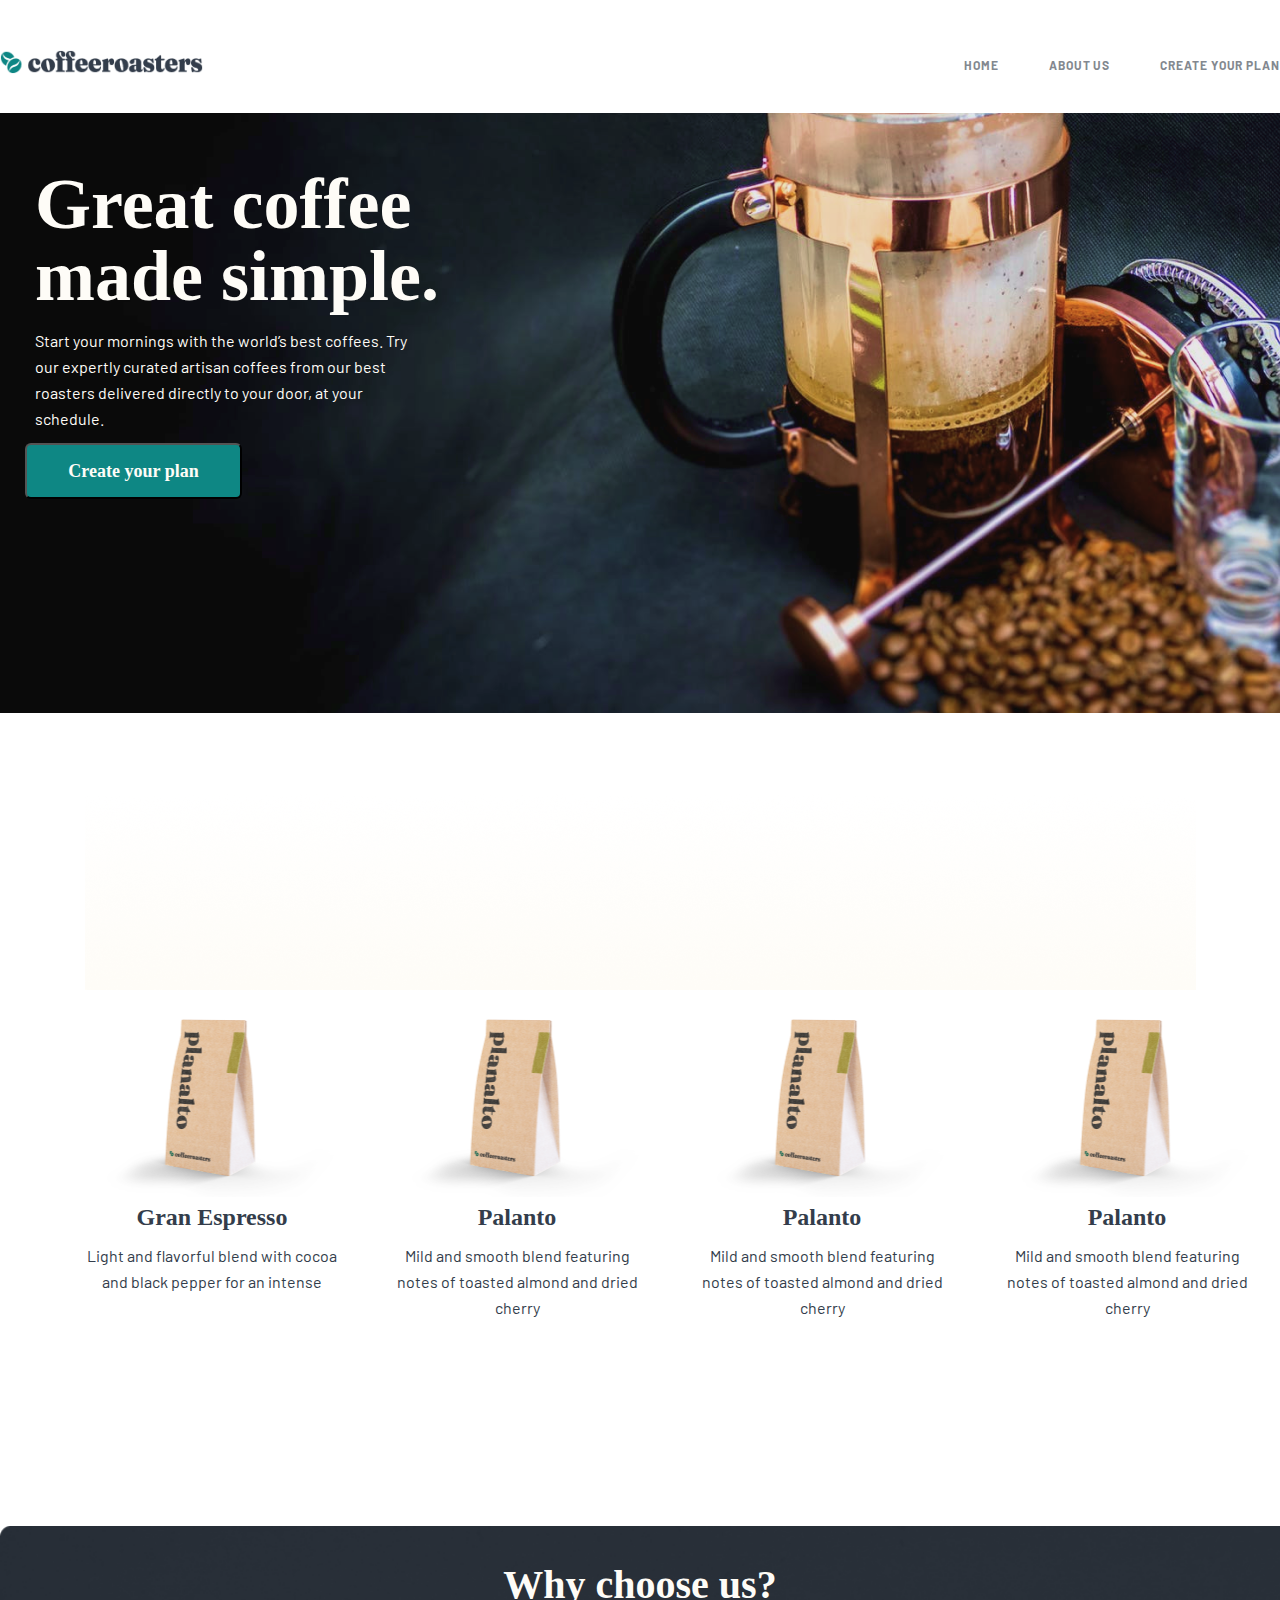
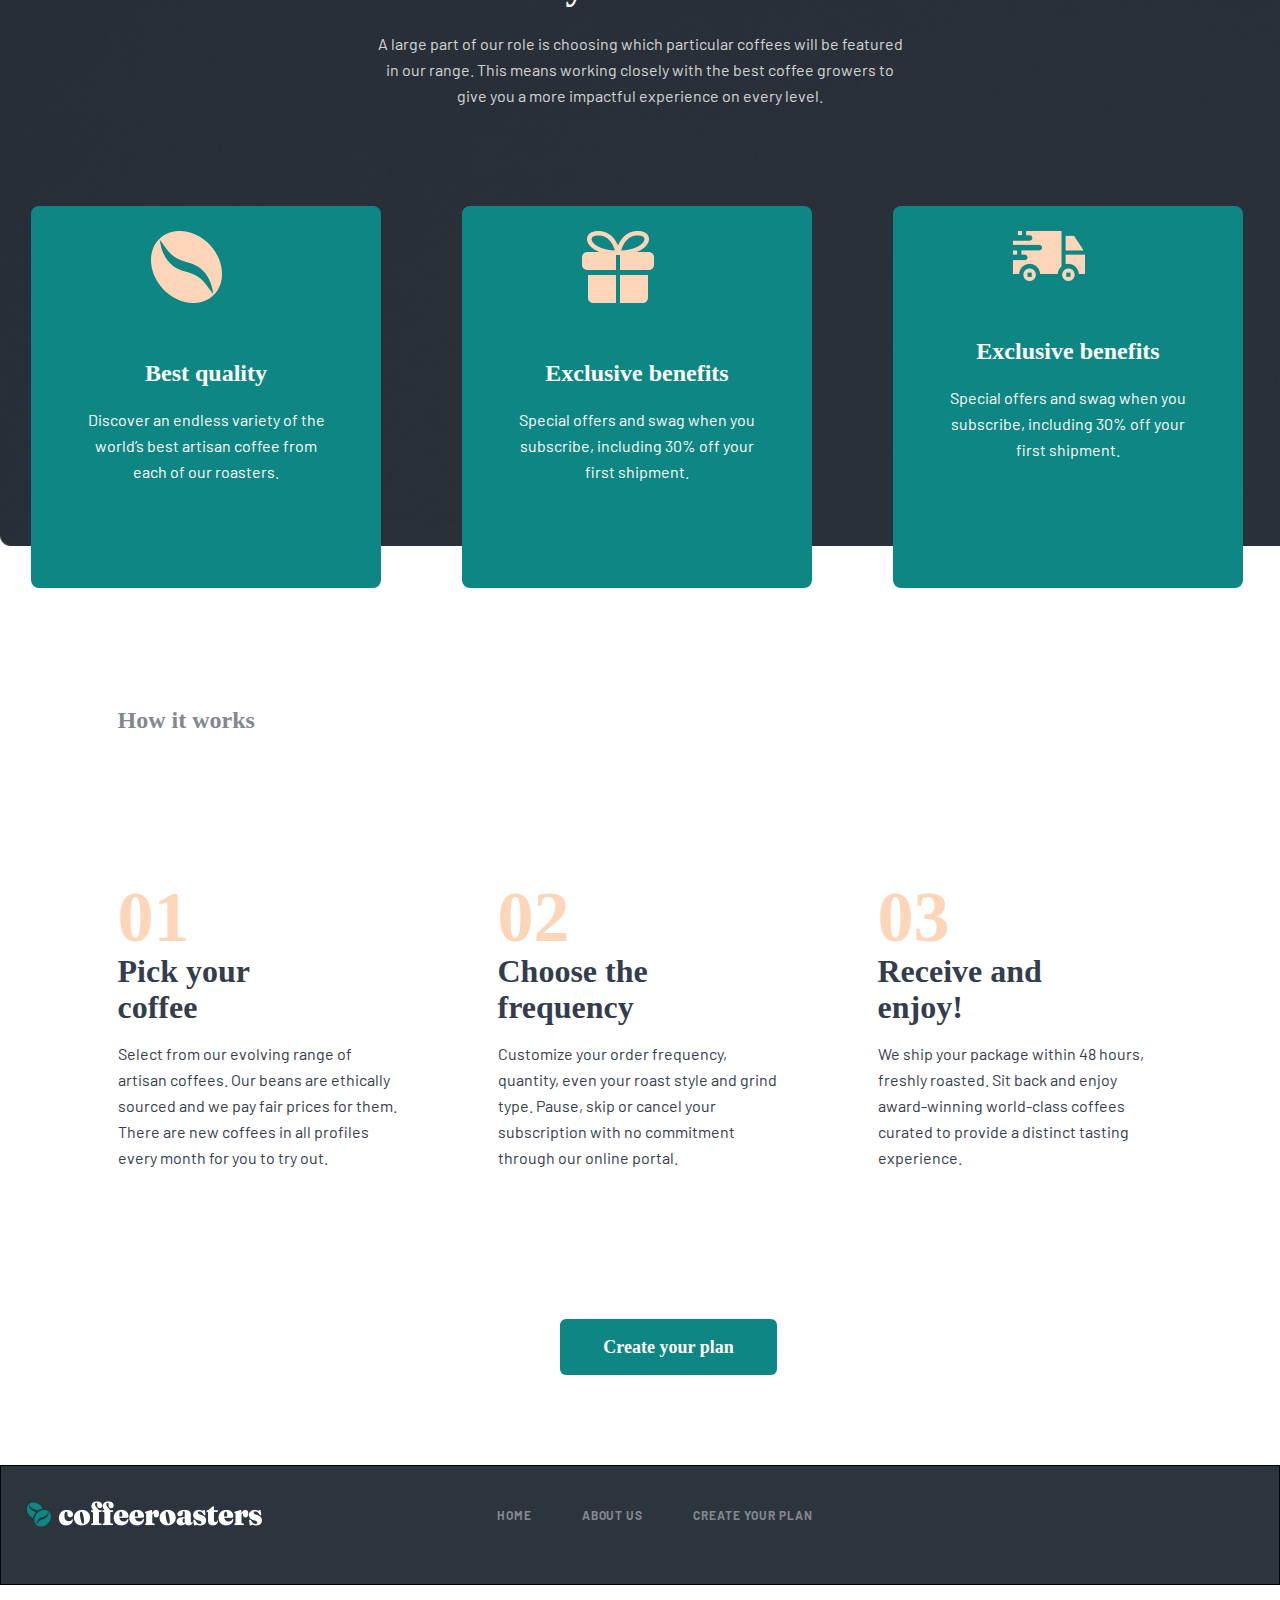
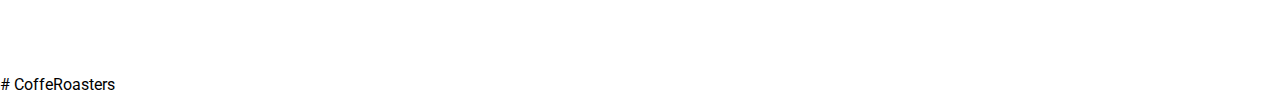
<file: index.html>
<!DOCTYPE html>
<html lang="en">
  <head>
    <meta charset="UTF-8" />
    <meta name="viewport" content="width=device-width, initial-scale=1.0" />
    <link rel="stylesheet" href="style.css" />
    <title>CoffeRoasters</title>
  </head>
  <body>
    <nav>
      <div class="nav_wrapper">
        <div class="nav_box">
          <div class="nav_left">
            <img src="./img/Logo.png" alt="" class="nav_logo" />
          </div>
          <div class="nav_right">
            <ul>
              <div class="nav_link_box">
                <li>
                  <a href="#" class="nav_link">HOME</a>
                </li>
                <li>
                  <a href="./index2.html" class="nav_link">ABOUT US</a>
                </li>
                <li>
                  <a href="./index3.html" class="nav_link">Create your plan</a>
                </li>
              </div>
            </ul>
          </div>
        </div>
        <div class="intro">
          <div class="intro_img_box">
            <h1 class="intro_title">Great coffee made simple.</h1>
            <p class="intro_text">
              Start your mornings with the world’s best coffees. Try our
              expertly curated artisan coffees from our best roasters delivered
              directly to your door, at your schedule.
            </p>
            <button class="intro_btn">Create your plan</button>
          </div>
        </div>
      </div>
    </nav>

    <main>
      <div class="main_wrapper">
        <div class="main_img_box">
          <div class="main_box">
            <div class="main_left">
              <div class="main_blok1">
                <img src="./img/kopi2.png" alt="" class="main_kopi" />
                <h1 class="main_blok1_title">Gran Espresso</h1>
                <p class="main_blok1_text">
                  Light and flavorful blend with cocoa and black pepper for an
                  intense
                </p>
              </div>
            </div>
            <div class="main_glav_right_box">
              <div class="main_right">
                <div class="main_right_box">
                  <img src="./img/kopi2.png" alt="" class="main_kopi" />
                  <h1 class="main_blok1_title">Palanto</h1>
                  <p class="main_blok1_text">
                    Mild and smooth blend featuring notes of toasted almond and
                    dried cherry
                  </p>
                </div>
              </div>

              <div class="main_right">
                <div class="main_right_box">
                  <img src="./img/kopi2.png" alt="" class="main_kopi" />
                  <h1 class="main_blok1_title">Palanto</h1>
                  <p class="main_blok1_text">
                    Mild and smooth blend featuring notes of toasted almond and
                    dried cherry
                  </p>
                </div>
              </div>

              <div class="main_right">
                <div class="main_right_box">
                  <img src="./img/kopi2.png" alt="" class="main_kopi" />
                  <h1 class="main_blok1_title">Palanto</h1>
                  <p class="main_blok1_text">
                    Mild and smooth blend featuring notes of toasted almond and
                    dried cherry
                  </p>
                </div>
              </div>
            </div>
          </div>
        </div>
      </div>
    </main>

    <header>
      <div class="header_wrapper">
        <div class="header_bck_box">
          <h1 class="header_title">Why choose us?</h1>
          <p class="header_text">
            A large part of our role is choosing which particular coffees will
            be featured in our range. This means working closely with the best
            coffee growers to give you a more impactful experience on every
            level.
          </p>

          <div class="header_blok_box">
            <div class="header_left">
              <div class="header_blok1">
                <img src="./img/coffe.png" alt="" class="header_img" />
                <h6 class="header_blok_title">Best quality</h6>
                <p class="header_blok_text">
                  Discover an endless variety of the world’s best artisan coffee
                  from each of our roasters.
                </p>
              </div>
            </div>
            <div class="header_right">
              <div class="header_blok1">
                <img src="./img/surprise.png" alt="" class="header_img" />
                <h6 class="header_blok_title">Exclusive benefits</h6>
                <p class="header_blok_text">
                  Special offers and swag when you subscribe, including 30% off
                  your first shipment.
                </p>
              </div>
            </div>
            <div class="header_right">
              <div class="header_blok1">
                <img src="./img/dostavka.png" alt="" class="header_img" />
                <h6 class="header_blok_title">Exclusive benefits</h6>
                <p class="header_blok_text">
                  Special offers and swag when you subscribe, including 30% off
                  your first shipment.
                </p>
              </div>
            </div>
          </div>
        </div>
      </div>
    </header>

    <aside>
      <div class="asd_wrapper">
        <h6 class="asd_glav_title">How it works</h6>
        <div class="asd_box">
          <div class="asd_left">
            <h1 class="asd_title">01</h1>
            <h4 class="asd_mini_title">
              Pick your <br />
              coffee
            </h4>
            <p class="asd_text">
              Select from our evolving range of artisan coffees. Our beans are
              ethically sourced and we pay fair prices for them. There are new
              coffees in all profiles every month for you to try out.
            </p>
          </div>
          <div class="asd_right">
            <h1 class="asd_title">02</h1>
            <h4 class="asd_mini_title">Choose the frequency</h4>
            <p class="asd_text">
              Customize your order frequency, quantity, even your roast style
              and grind type. Pause, skip or cancel your subscription with no
              commitment through our online portal.
            </p>
          </div>
          <div class="asd_right">
            <h1 class="asd_title">03</h1>
            <h4 class="asd_mini_title">Receive and enjoy!</h4>
            <p class="asd_text">
              We ship your package within 48 hours, freshly roasted. Sit back
              and enjoy award-winning world-class coffees curated to provide a
              distinct tasting experience.
            </p>
          </div>
        </div>
      </div>
      <button class="asd_btn">Create your plan</button>
    </aside>

    <footer>
      <div class="footer_wrapper">
        <div class="footer_box">
          <div class="footer_left">
            <div class="footer_left_box">
              <img src="./img/logo2.png" alt="" class="footer_logo" />
              <ul>
                <div class="footer_link_box">
                  <li>
                    <a href="#" class="nav_link">HOME</a>
                  </li>
                  <li>
                    <a href="#" class="nav_link">ABOUT US</a>
                  </li>
                  <li>
                    <a href="#" class="nav_link">Create your plan</a>
                  </li>
                </div>
              </ul>
            </div>
          </div>
        </div>
      </div>
    </footer>
  </body>
</html>
#   C o f f e R o a s t e r s  
 
</file>
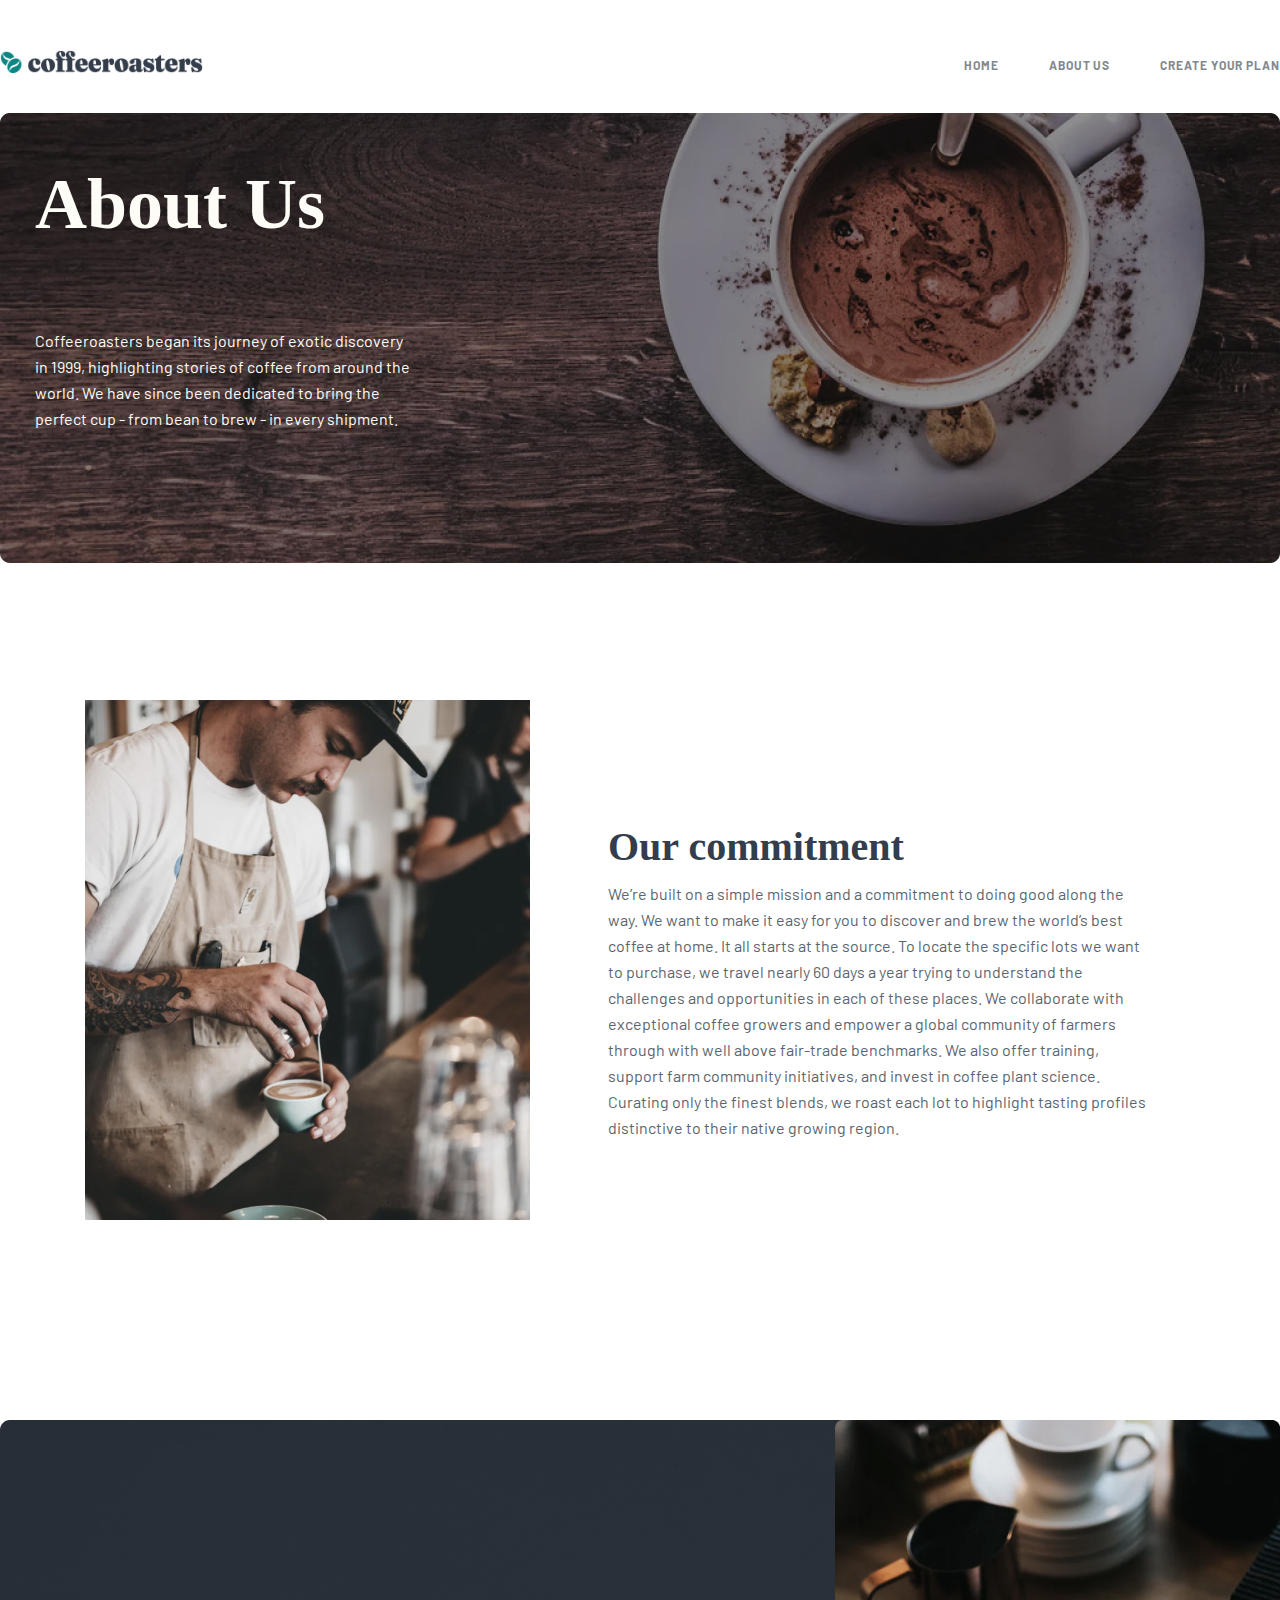
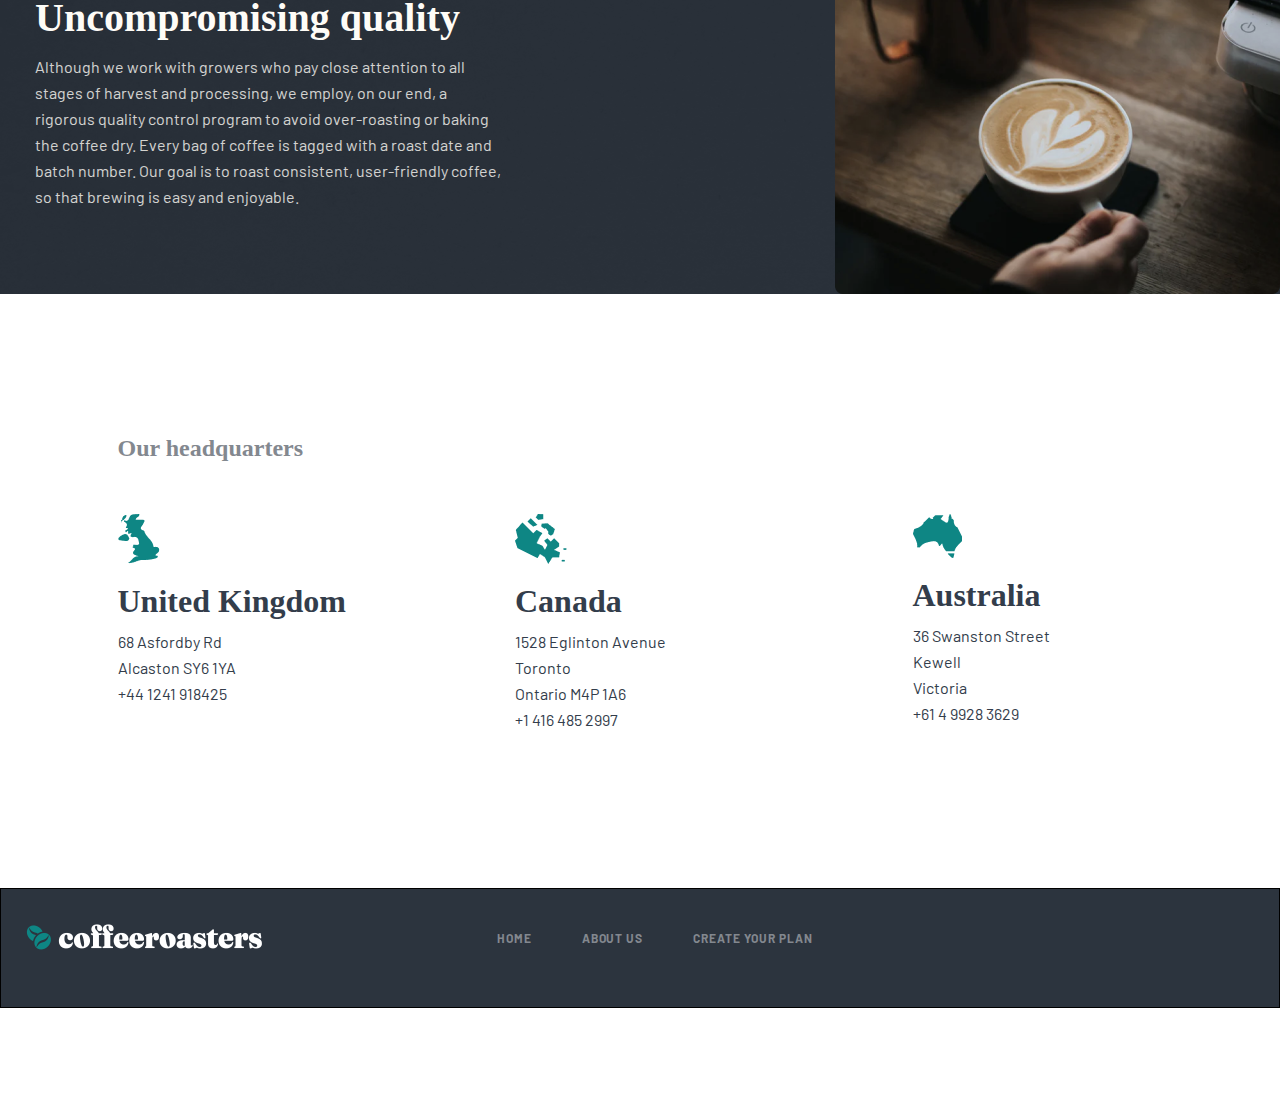
<file: index2.html>
<!DOCTYPE html>
<html lang="en">
  <head>
    <meta charset="UTF-8" />
    <meta name="viewport" content="width=device-width, initial-scale=1.0" />
    <link rel="stylesheet" href="style2.css" />
    <title>Coffeeroasters</title>
  </head>
  <body>
    <nav>
      <div class="nav_wrapper">
        <div class="nav_box">
          <div class="nav_left">
            <img src="./img/Logo.png" alt="" class="nav_logo" />
          </div>
          <div class="nav_right">
            <ul>
              <div class="nav_link_box">
                <li>
                  <a href="./index.html" class="nav_link">HOME</a>
                </li>
                <li>
                  <a href="#" class="nav_link">ABOUT US</a>
                </li>
                <li>
                  <a href="./index3.html" class="nav_link">Create your plan</a>
                </li>
              </div>
            </ul>
          </div>
        </div>
        <div class="intro">
          <div class="intro_img_box">
            <h1 class="intro_title">About Us</h1>
            <p class="intro_text">
              Coffeeroasters began its journey of exotic discovery in 1999,
              highlighting stories of coffee from around the world. We have
              since been dedicated to bring the perfect cup - from bean to brew
              - in every shipment.
            </p>
          </div>
        </div>
      </div>
    </nav>

    <header>
      <div class="header_wrapper">
        <div class="header_box">
          <div class="header_left">
            <img src="./img/coffeman.png" alt="" class="coffe_man" />
          </div>
          <div class="header_right">
            <h1 class="header_title">Our commitment</h1>
            <p class="header_text">
              We’re built on a simple mission and a commitment to doing good
              along the way. We want to make it easy for you to discover and
              brew the world’s best coffee at home. It all starts at the source.
              To locate the specific lots we want to purchase, we travel nearly
              60 days a year trying to understand the challenges and
              opportunities in each of these places. We collaborate with
              exceptional coffee growers and empower a global community of
              farmers through with well above fair-trade benchmarks. We also
              offer training, support farm community initiatives, and invest in
              coffee plant science. Curating only the finest blends, we roast
              each lot to highlight tasting profiles distinctive to their native
              growing region.
            </p>
          </div>
        </div>
      </div>
    </header>

    <main>
      <div class="main_wrapper">
        <div class="main_bck_box">
          <div class="main_glav_Box">
            <div class="main_left">
              <h4 class="main_title">Uncompromising quality</h4>
              <p class="main_text">
                Although we work with growers who pay close attention to all
                stages of harvest and processing, we employ, on our end, a
                rigorous quality control program to avoid over-roasting or
                baking the coffee dry. Every bag of coffee is tagged with a
                roast date and batch number. Our goal is to roast consistent,
                user-friendly coffee, so that brewing is easy and enjoyable.
              </p>
            </div>
            <div class="main_right">
              <img src="./img/cofeelove.png" alt="" class="main_img" />
            </div>
          </div>
        </div>
      </div>
    </main>

    <aside>
      <div class="asd_wrapper">
        <h1 class="asd_glav_title">Our headquarters</h1>
        <div class="asd_glav_box">
          <div class="asd_left">
            <div class="asd_blok1">
              <img src="./img/card1.png" alt="" class="card1" />
              <h6 class="asd_title">United Kingdom</h6>
              <p class="asd_text">
                68 Asfordby Rd
                <br />
                Alcaston SY6 1YA
                <br />
                +44 1241 918425
              </p>
            </div>
          </div>
          <div class="asd_right">
            <div class="asd_blok1">
              <img src="./img/card2.png" alt="" class="card1" />
              <h6 class="asd_title">Canada</h6>
              <p class="asd_text">
                1528 Eglinton Avenue
                <br />
                Toronto
                <br />

                Ontario M4P 1A6
                <br />
                +1 416 485 2997
              </p>
            </div>
          </div>
          <div class="asd_right">
            <div class="asd_blok1">
            <img src="./img/card3.png" alt="" class="card1" />
            <h6 class="asd_title">Australia</h6>
            <p class="asd_text">
              36 Swanston Street
              <br />
              Kewell
              <br />
              Victoria
              <br />
              +61 4 9928 3629
            </p>
          </div>
          </div>
        </div>
      </div>
    </aside>


    <footer>
        <div class="footer_wrapper">
          <div class="footer_box">
            <div class="footer_left">
              <div class="footer_left_box">
                <img src="./img/logo2.png" alt="" class="footer_logo" />
                <ul>
                  <div class="footer_link_box">
                    <li>
                      <a href="#" class="nav_link">HOME</a>
                    </li>
                    <li>
                      <a href="#" class="nav_link">ABOUT US</a>
                    </li>
                    <li>
                      <a href="#" class="nav_link">Create your plan</a>
                    </li>
                  </div>
                </ul>
              </div>
            </div>
          </div>
        </div>
      </footer>

  </body>
</html>
</file>
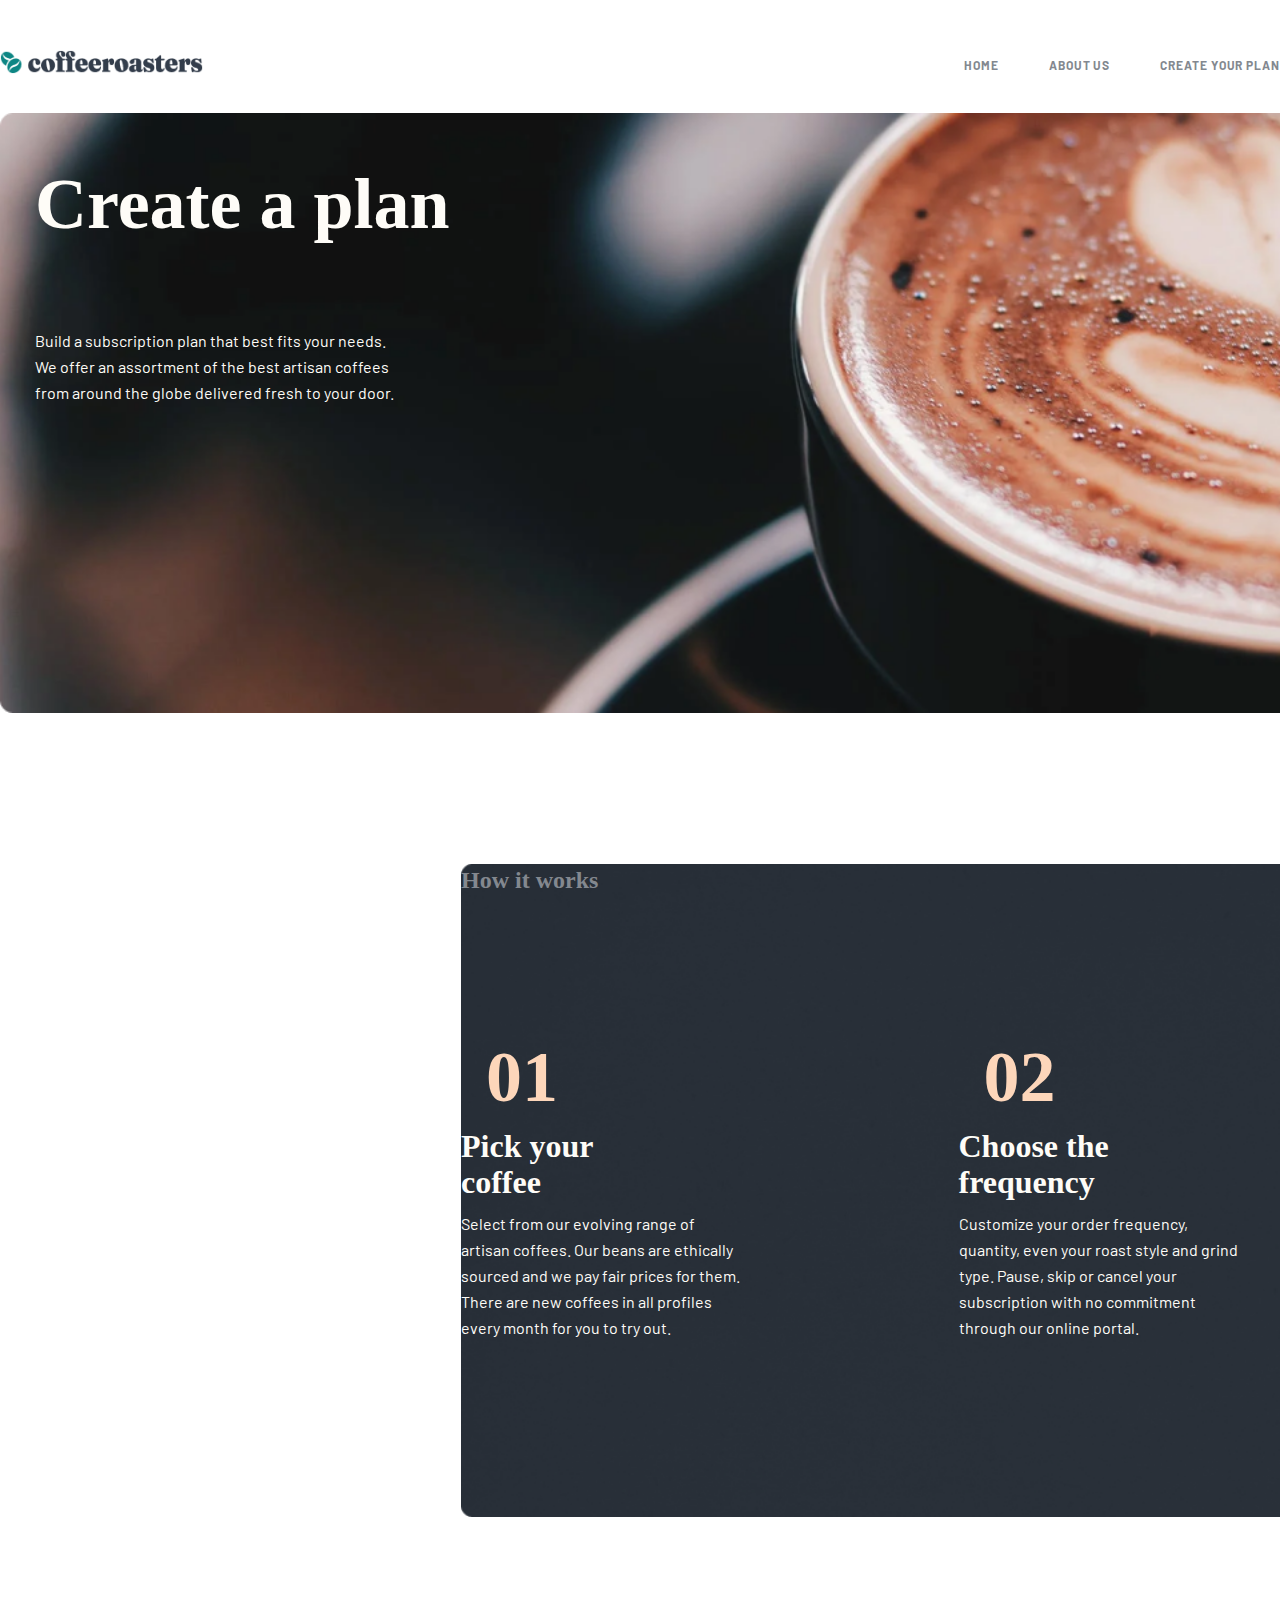
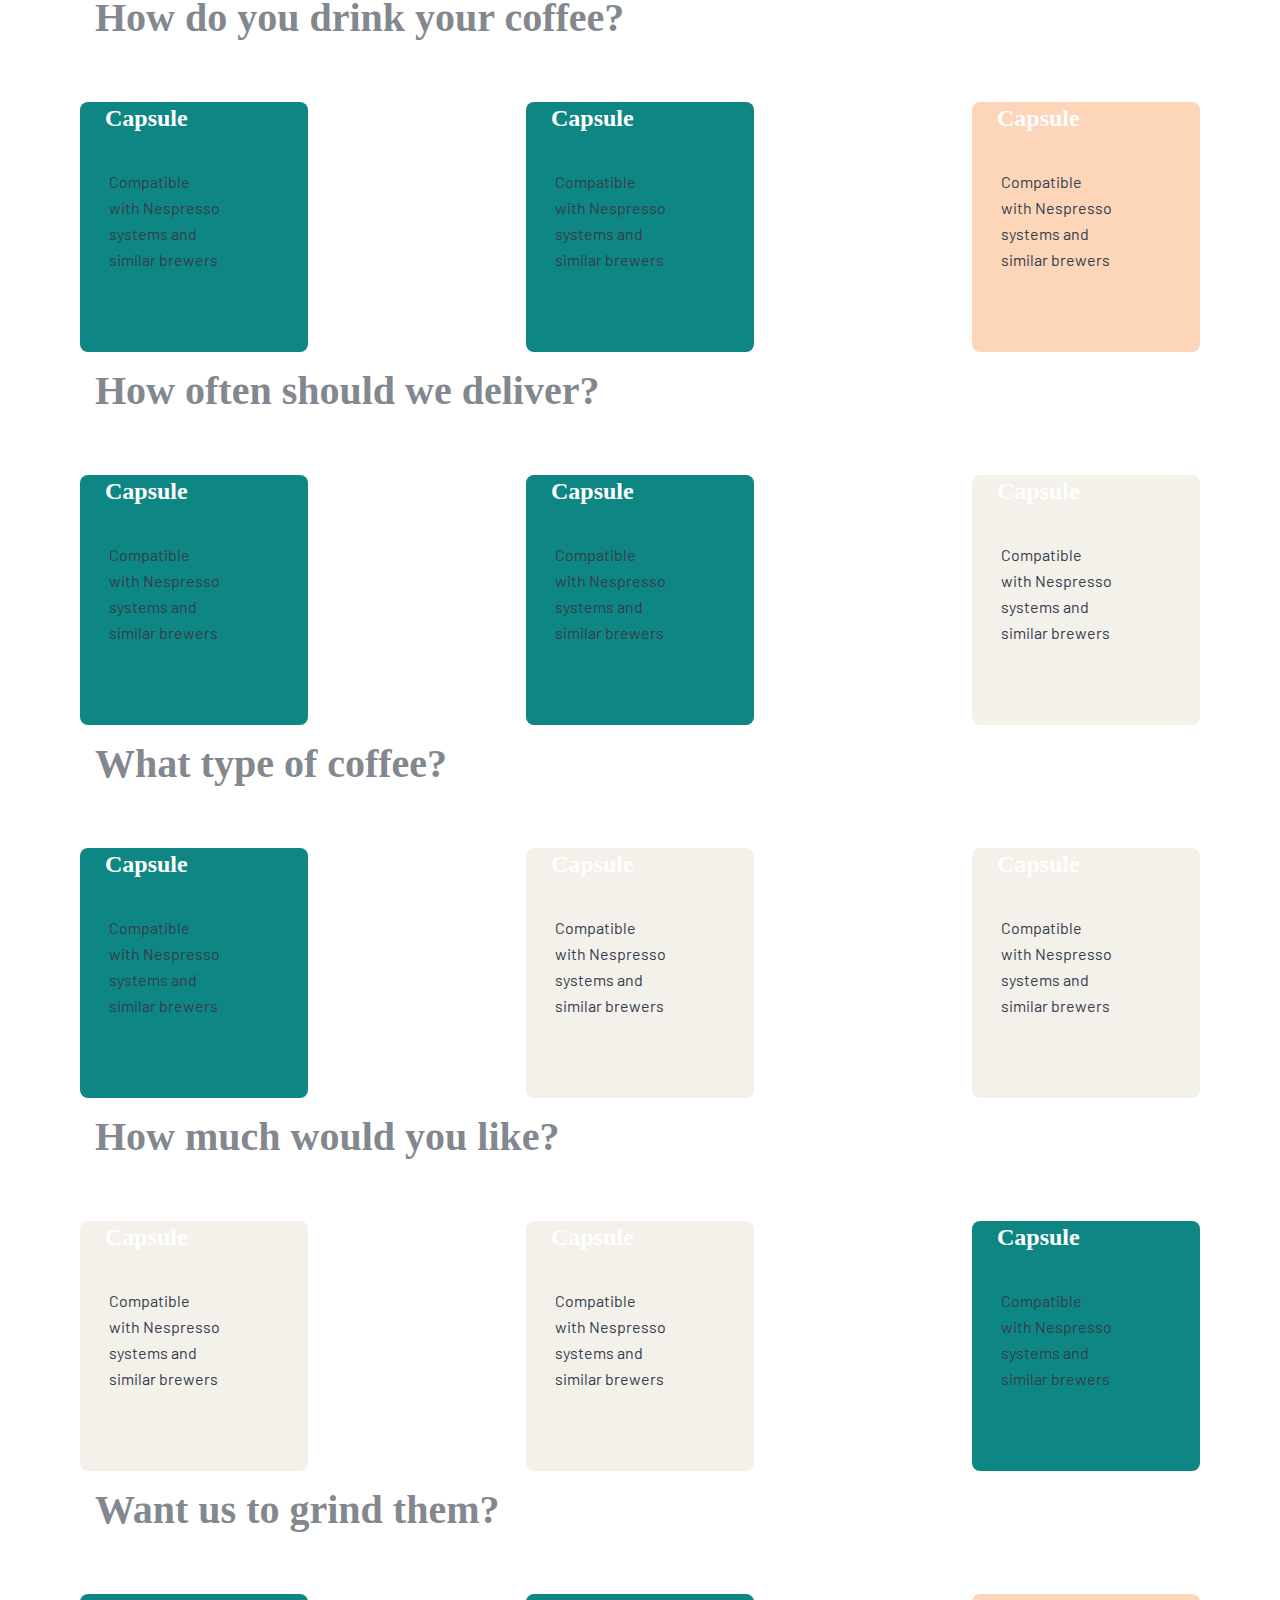
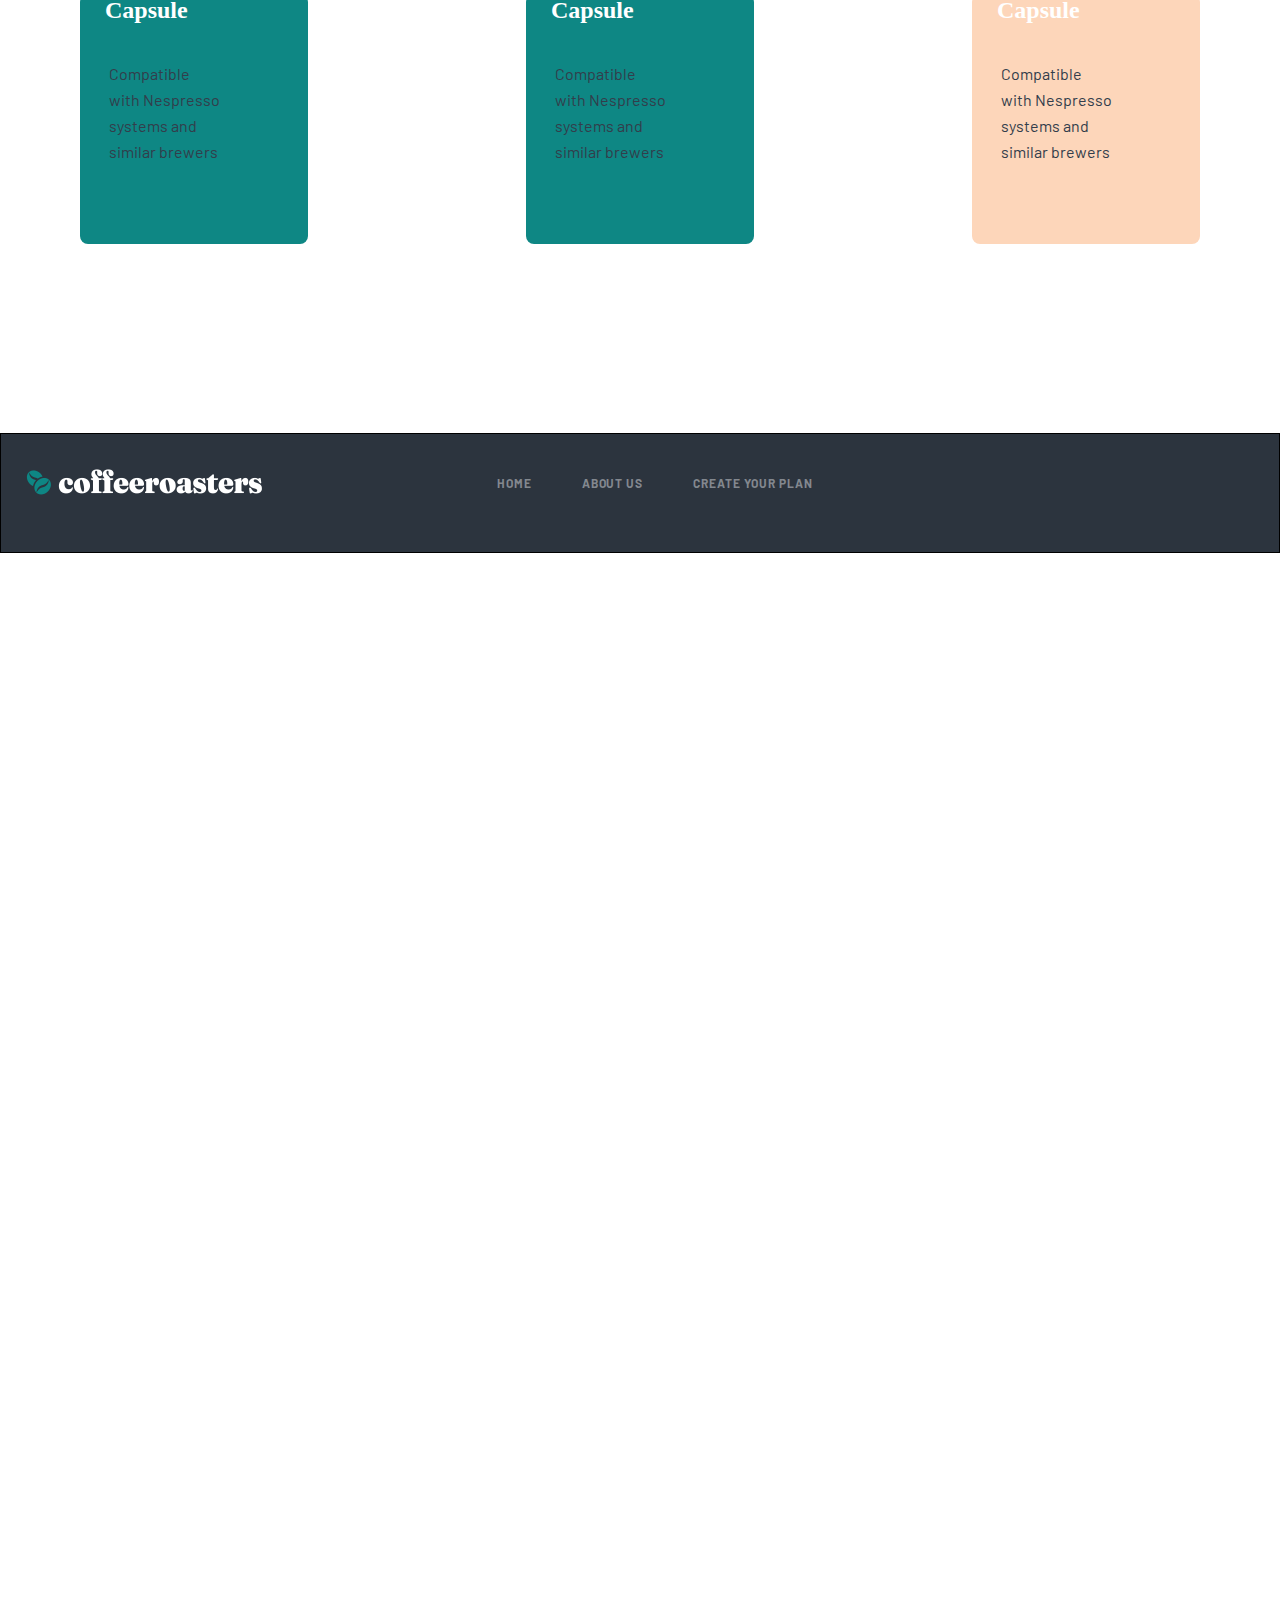
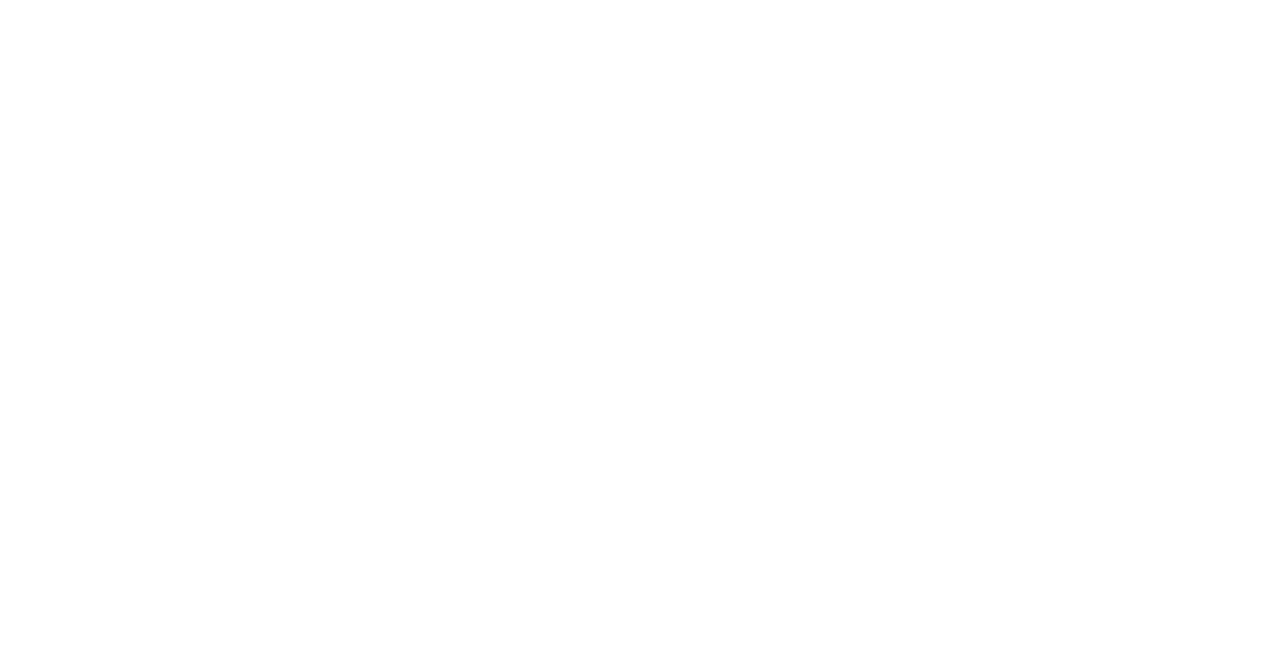
<file: index3.html>
<!DOCTYPE html>
<html lang="en">
  <head>
    <meta charset="UTF-8" />
    <meta name="viewport" content="width=device-width, initial-scale=1.0" />
    <link rel="stylesheet" href="style3.css" />
    <title>CoffeRoasters</title>
  </head>
  <body>
    <nav>
      <div class="nav_wrapper">
        <div class="nav_box">
          <div class="nav_left">
            <img src="./img/Logo.png" alt="" class="nav_logo" />
          </div>
          <div class="nav_right">
            <ul>
              <div class="nav_link_box">
                <li>
                  <a href="./index.html" class="nav_link">HOME</a>
                </li>
                <li>
                  <a href="./index2.html" class="nav_link">ABOUT US</a>
                </li>
                <li>
                  <a href="#" class="nav_link">Create your plan</a>
                </li>
              </div>
            </ul>
          </div>
        </div>
        <div class="intro">
          <div class="intro_img_box">
            <h1 class="intro_title">Create a plan</h1>
            <p class="intro_text">
              Build a subscription plan that best fits your needs. We offer an
              assortment of the best artisan coffees from around the globe
              delivered fresh to your door.
            </p>
          </div>
        </div>
      </div>
    </nav>

    <aside>
      <div class="asd_wrapper">
        <div class="asd_bck_box">
          <h6 class="asd_glav_title">How it works</h6>
          <div class="asd_box">
            <div class="asd_left">
              <h1 class="asd_title">01</h1>
              <h4 class="asd_mini_title">
                Pick your <br />
                coffee
              </h4>
              <p class="asd_text">
                Select from our evolving range of artisan coffees. Our beans are
                ethically sourced and we pay fair prices for them. There are new
                coffees in all profiles every month for you to try out.
              </p>
            </div>
            <div class="asd_right">
              <h1 class="asd_title">02</h1>
              <h4 class="asd_mini_title">Choose the frequency</h4>
              <p class="asd_text">
                Customize your order frequency, quantity, even your roast style
                and grind type. Pause, skip or cancel your subscription with no
                commitment through our online portal.
              </p>
            </div>
            <div class="asd_right">
              <h1 class="asd_title">03</h1>
              <h4 class="asd_mini_title">Receive and enjoy!</h4>
              <p class="asd_text">
                We ship your package within 48 hours, freshly roasted. Sit back
                and enjoy award-winning world-class coffees curated to provide a
                distinct tasting experience.
              </p>
            </div>
          </div>
        </div>
      </div>
    </aside>

    <header>
      <div class="header_wrapper">
        <h1 class="header_glav_title">How do you drink your coffee?</h1>
        <div class="header_glav_box">
          <div class="header_left">
            <div class="blok1">
              <h6 class="header_title">Capsule</h6>
              <p class="header_text">
                Compatible with Nespresso systems and similar brewers
              </p>
            </div>
          </div>
          <div class="header_right">
            <div class="blok2">
              <h6 class="header_title">Capsule</h6>
              <p class="header_text">
                Compatible with Nespresso systems and similar brewers
              </p>
            </div>
          </div>
          <div class="header_right">
            <div class="blok3">
              <h6 class="header_title">Capsule</h6>
              <p class="header_text">
                Compatible with Nespresso systems and similar brewers
              </p>
            </div>
          </div>
        </div>

        <h1 class="header_glav_title">How often should we deliver?</h1>
        <div class="header_glav_box">
            <div class="header_left">
              <div class="blok1">
                <h6 class="header_title">Capsule</h6>
                <p class="header_text">
                  Compatible with Nespresso systems and similar brewers
                </p>
              </div>
            </div>
            <div class="header_right">
              <div class="blok2">
                <h6 class="header_title">Capsule</h6>
                <p class="header_text">
                  Compatible with Nespresso systems and similar brewers
                </p>
              </div>
            </div>
            <div class="header_right">
              <div class="blok32">
                <h6 class="header_title">Capsule</h6>
                <p class="header_text">
                  Compatible with Nespresso systems and similar brewers
                </p>
              </div>
            </div>
          </div>



          <h1 class="header_glav_title">What type of coffee?</h1>
          <div class="header_glav_box">
              <div class="header_left">
                <div class="blok11">
                  <h6 class="header_title">Capsule</h6>
                  <p class="header_text">
                    Compatible with Nespresso systems and similar brewers
                  </p>
                </div>
              </div>
              <div class="header_right">
                <div class="blok22">
                  <h6 class="header_title">Capsule</h6>
                  <p class="header_text">
                    Compatible with Nespresso systems and similar brewers
                  </p>
                </div>
              </div>
              <div class="header_right">
                <div class="blok31">
                  <h6 class="header_title">Capsule</h6>
                  <p class="header_text">
                    Compatible with Nespresso systems and similar brewers
                  </p>
                </div>
              </div>
            </div>



            <h1 class="header_glav_title">How much would you like?</h1>
            <div class="header_glav_box">
                <div class="header_left">
                  <div class="blok15">
                    <h6 class="header_title">Capsule</h6>
                    <p class="header_text">
                      Compatible with Nespresso systems and similar brewers
                    </p>
                  </div>
                </div>
                <div class="header_right">
                  <div class="blok25">
                    <h6 class="header_title">Capsule</h6>
                    <p class="header_text">
                      Compatible with Nespresso systems and similar brewers
                    </p>
                  </div>
                </div>
                <div class="header_right">
                  <div class="blok35">
                    <h6 class="header_title">Capsule</h6>
                    <p class="header_text">
                      Compatible with Nespresso systems and similar brewers
                    </p>
                  </div>
                </div>
              </div>


              <h1 class="header_glav_title">Want us to grind them?</h1>
              <div class="header_glav_box">
                  <div class="header_left">
                    <div class="blok1">
                      <h6 class="header_title">Capsule</h6>
                      <p class="header_text">
                        Compatible with Nespresso systems and similar brewers
                      </p>
                    </div>
                  </div>
                  <div class="header_right">
                    <div class="blok2">
                      <h6 class="header_title">Capsule</h6>
                      <p class="header_text">
                        Compatible with Nespresso systems and similar brewers
                      </p>
                    </div>
                  </div>
                  <div class="header_right">
                    <div class="blok3">
                      <h6 class="header_title">Capsule</h6>
                      <p class="header_text">
                        Compatible with Nespresso systems and similar brewers
                      </p>
                    </div>
                  </div>
                </div>


        
        </div>
      </div>
    </header>

    <!-- <article>
        <div class="art_wrapper">
            <div class="art_box_wrapper">
                <p class="art_text">Order Summary</p>

                <h1 class="art_title">“I drink my coffee as Filter, with a Decaf type of bean. 250g ground ala Cafetiare, sent to me Every Week.”</h1>
            </div>
            <button class="art_btn">
                Create my plan!
            </button>
        </div>

      

    </article> -->
 
<footer>
    <div class="footer_wrapper">
        <div class="footer_box">
          <div class="footer_left">
            <div class="footer_left_box">
              <img src="./img/logo2.png" alt="" class="footer_logo" />
              <ul>
                <div class="footer_link_box">
                  <li>
                    <a href="#" class="nav_link">HOME</a>
                  </li>
                  <li>
                    <a href="#" class="nav_link">ABOUT US</a>
                  </li>
                  <li>
                    <a href="#" class="nav_link">Create your plan</a>
                  </li>
                </div>
              </ul>
            </div>
          </div>
        </div>
      </div>

</footer>

  </body>
</html>
</file>
<file: style.css>
@import url("https://fonts.googleapis.com/css2?family=Barlow:ital,wght@0,100;0,200;0,300;0,400;0,500;0,600;0,700;0,800;0,900;1,100;1,200;1,300;1,400;1,500;1,600;1,700;1,800;1,900&family=EB+Garamond:ital,wght@0,400..800;1,400..800&family=IBM+Plex+Mono:ital,wght@0,100;0,200;0,300;0,400;0,500;0,600;0,700;1,100;1,200;1,300;1,400;1,500;1,600;1,700&family=Montserrat:ital,wght@0,100..900;1,100..900&family=Open+Sans:ital,wght@0,300..800;1,300..800&family=Oswald:wght@200..700&family=Poppins:ital,wght@0,100;0,200;0,300;0,400;0,500;0,600;0,700;0,800;0,900;1,100;1,200;1,300;1,400;1,500;1,600;1,700;1,800;1,900&family=Roboto:ital,wght@0,100;0,300;0,400;0,500;0,700;0,900;1,100;1,300;1,400;1,500;1,700;1,900&display=swap");

* {
  margin: 0;
  padding: 0;
  box-sizing: border-box;
  font-family: "Roboto", serif;
  font-weight: 400;
  font-style: normal;
}

li {
  list-style: none;
}

a {
  text-decoration: none;
}

.nav_wrapper {
  width: 1280px;
  height: 208px;
  margin: 50px auto;
}

.nav_box {
  display: flex;
  align-items: center;
  justify-content: space-between;
}

.nav_link_box {
  display: flex;
  align-items: center;
  justify-content: center;
  gap: 50px;
}

.nav_logo {
  width: 203px;
  height: 24px;
}

.nav_link {
  width: 34px;
  height: 15px;
  font-family: "Barlow";
  font-style: normal;
  font-weight: 700;
  font-size: 12px;
  line-height: 15px;
  letter-spacing: 0.923077px;
  text-transform: uppercase;

  color: #83888f;
}

.nav_link:hover {
  color: #333d4b;
  transition: 0.9 linear;
}

.intro_img_box {
  width: 1280px;
  height: 600px;
  margin-top: 35px;
  background-image: url("./img/Bitmap.png");
  background-repeat: no-repeat;
  background-size: cover;
}

.intro_title {
  padding: 55px 35px;
  width: 493px;
  height: 145px;
  font-family: "Fraunces 9pt";
  font-style: normal;
  font-weight: 900;
  font-size: 72px;
  line-height: 72px;
  color: #fefcf7;
}

.intro_text {
  width: 445px;
  padding: 70px 35px;
  height: 78px;
  font-family: "Barlow";
  font-style: normal;
  font-weight: 400;
  font-size: 16px;
  line-height: 26px;
  color: #fefcf7;
}

.intro_btn {
  background: #0e8784;
  border-radius: 6px;

  width: 217px;
  margin: 45px 25px;
  height: 56px;
  font-family: "Fraunces 9pt";
  font-style: normal;
  font-weight: 900;
  font-size: 18px;
  line-height: 25px;
  text-align: center;
  color: #fefcf7;
}

.intro_btn:hover {
  background-color: #66d2cf;
}

.main_glav_right_box {
  display: flex;
  align-items: center;
  gap: 50px;
}

.main_wrapper {
  width: 1111px;
  margin: 536px auto;
}

.main_img_box {
  width: 1111px;
  height: 196px;

  background-image: url("./img/main.bck.png");
  background-repeat: no-repeat;
  background-size: cover;
}

.main_box {
  display: flex;
}
.main_blok1 {
  padding-right: 50px;
}

.main_kopi {
  width: 255px;
  height: 193px;
  margin-top: 210px;
}

.main_blok1_title {
  width: 255px;
  height: 32px;

  font-family: "Fraunces 9pt";
  font-style: normal;
  font-weight: 900;
  font-size: 24px;
  line-height: 32px;
  /* identical to box height, or 133% */
  text-align: center;

  color: #333d4b;
}

.main_blok1_text {
  width: 255px;
  height: 78px;

  font-family: "Barlow";
  font-style: normal;
  padding: 10px 0;

  font-weight: 400;
  font-size: 16px;
  line-height: 26px;
  /* or 162% */
  text-align: center;

  color: #333d4b;
}

.header_wrapper {
  width: 1280px;
  height: 728px;
  margin: auto;
}

.header_bck_box {
  width: 1280px;
  height: 620px;
  background-image: url("./img/hedaer_bck.png");
  background-repeat: no-repeat;
  background-size: cover;
}

.header_title {
  width: 329px;
  height: 48px;

  font-family: "Fraunces 9pt";
  font-style: normal;
  font-weight: 900;
  font-size: 40px;
  line-height: 48px;
  margin: auto;
  padding: 35px 0;
  /* identical to box height, or 120% */
  text-align: center;

  color: #fefcf7;
}

.header_text {
  width: 540px;
  padding: 35px 0;
  margin: auto;
  height: 80px;

  font-family: "Barlow";
  font-style: normal;
  font-weight: 400;
  font-size: 16px;
  line-height: 26px;
  /* or 162% */
  text-align: center;

  color: #fefcf7;

  mix-blend-mode: normal;
  opacity: 0.8;
}

.header_blok1 {
  width: 350px;
  height: 382px;

  background: #0e8784;
  border-radius: 8px;
  margin-left: 31px;
}
.header_blok_box {
  display: flex;
  align-items: center;
  gap: 50px;
  margin-top: 130px;
}

.stk {
  margin-top: 50000px;
}
.header_img {
  margin: 25px 120px;
}

.header_blok_title {
  width: 255px;
  height: 32px;
  padding: 25px 0;
  margin: auto;

  font-family: "Fraunces 9pt";
  font-style: normal;
  font-weight: 900;
  font-size: 24px;
  line-height: 32px;
  /* identical to box height, or 133% */
  text-align: center;

  color: #fefcf7;
}
.header_blok_text {
  width: 255px;
  height: 78px;
  padding: 25px 0;

  margin: auto;
  font-family: "Barlow";
  font-style: normal;
  font-weight: 400;
  font-size: 16px;
  line-height: 26px;
  /* or 162% */
  text-align: center;

  color: #fefcf7;
}

.asd_wrapper {
  width: 1045px;
  height: 565px;
  margin: 50px auto;
}

.asd_glav_title {
  width: 255px;
  height: 32px;

  font-family: "Fraunces 9pt";
  font-style: normal;
  font-weight: 900;
  font-size: 24px;
  line-height: 32px;
  /* identical to box height, or 133% */

  color: #83888f;
}

.asd_title {
  width: 90px;
  height: 72px;

  font-family: "Fraunces 9pt";
  font-style: normal;
  font-weight: 900;
  font-size: 72px;
  line-height: 72px;
  /* identical to box height, or 100% */

  color: #fdd6ba;
}

.asd_mini_title {
  width: 255px;
  height: 73px;

  font-family: "Fraunces 9pt";
  font-style: normal;
  font-weight: 900;
  font-size: 32px;
  line-height: 36px;
  /* or 112% */

  color: #333d4b;
}

.asd_text {
  width: 285px;
  height: 130px;

  font-family: "Barlow";
  padding: 15px 0;
  font-style: normal;
  font-weight: 400;
  font-size: 16px;
  line-height: 26px;
  /* or 162% */

  color: #333d4b;
}

.asd_box {
  display: flex;
  align-items: center;
  justify-content: space-between;
  margin: 145px auto;
}

.asd_btn {
  width: 217px;
  height: 56px;
  border: none;
  background: #0e8784;
  margin-left: 560px;
  border-radius: 6px;

  font-family: "Fraunces 9pt";
  font-style: normal;
  font-weight: 900;
  font-size: 18px;
  line-height: 25px;
  /* identical to box height, or 139% */
  text-align: center;

  color: #fefcf7;
}

.asd_btn:hover {
  background-color: #66d2cf;
}

.footer_logo {
  width: 236px;
  height: 26px;
  margin: 35px 25px;
}

.footer_wrapper {
  width: 1280px;
  height: 120px;
  border: 1px solid black;
  margin: 90px auto;
  background-color: #2c343e;
}
.footer_box {
  display: flex;
  justify-content: space-between;
  gap: 50px;
}

.footer_link_box {
  display: flex;
  align-items: center;
  gap: 50px;
  margin-left: 210px;
}

.footer_left_box {
  display: flex;
  justify-content: space-between;
  align-items: center;
}
</file>
<file: style2.css>
@import url("https://fonts.googleapis.com/css2?family=Barlow:ital,wght@0,100;0,200;0,300;0,400;0,500;0,600;0,700;0,800;0,900;1,100;1,200;1,300;1,400;1,500;1,600;1,700;1,800;1,900&family=EB+Garamond:ital,wght@0,400..800;1,400..800&family=IBM+Plex+Mono:ital,wght@0,100;0,200;0,300;0,400;0,500;0,600;0,700;1,100;1,200;1,300;1,400;1,500;1,600;1,700&family=Montserrat:ital,wght@0,100..900;1,100..900&family=Open+Sans:ital,wght@0,300..800;1,300..800&family=Oswald:wght@200..700&family=Poppins:ital,wght@0,100;0,200;0,300;0,400;0,500;0,600;0,700;0,800;0,900;1,100;1,200;1,300;1,400;1,500;1,600;1,700;1,800;1,900&family=Roboto:ital,wght@0,100;0,300;0,400;0,500;0,700;0,900;1,100;1,300;1,400;1,500;1,700;1,900&display=swap");

* {
  margin: 0;
  padding: 0;
  box-sizing: border-box;
  font-family: "Roboto", serif;
  font-weight: 400;
  font-style: normal;
}

li {
  list-style: none;
}

a {
  text-decoration: none;
}

.nav_wrapper {
  width: 1280px;
  height: 450px;
  margin: 50px auto;
}

.nav_box {
  display: flex;
  align-items: center;
  justify-content: space-between;
}

.nav_link_box {
  display: flex;
  align-items: center;
  justify-content: center;
  gap: 50px;
}

.nav_logo {
  width: 203px;
  height: 24px;
}

.nav_link {
  width: 34px;
  height: 15px;
  font-family: "Barlow";
  font-style: normal;
  font-weight: 700;
  font-size: 12px;
  line-height: 15px;
  letter-spacing: 0.923077px;
  text-transform: uppercase;

  color: #83888f;
}

.nav_link:hover {
  color: #333d4b;
  transition: 0.9 linear;
}

.intro_img_box {
  width: 1280px;
  height: 450px;

  margin-top: 35px;
  background-image: url("./img/phone.png");
  background-repeat: no-repeat;
  background-size: cover;
}

.intro_title {
  padding: 55px 35px;
  width: 493px;
  height: 145px;
  font-family: "Fraunces 9pt";
  font-style: normal;
  font-weight: 900;
  font-size: 72px;
  line-height: 72px;
  color: #fefcf7;
}

.intro_text {
  width: 445px;
  padding: 70px 35px;
  height: 78px;
  font-family: "Barlow";
  font-style: normal;
  font-weight: 400;
  font-size: 16px;
  line-height: 26px;
  color: #fefcf7;
}

.header_wrapper {
  width: 1110px;
  height: 520px;
  margin: 200px auto;
}

.header_title {
  width: 357px;
  height: 48px;

  font-family: "Fraunces 9pt";
  font-style: normal;
  padding: 15px 0;
  font-weight: 900;
  font-size: 40px;
  line-height: 48px;
  /* identical to box height, or 120% */

  color: #333d4b;
}

.header_text {
  width: 540px;
  height: 260px;
  padding: 25px 0;

  font-family: "Barlow";
  font-style: normal;
  font-weight: 400;
  font-size: 16px;
  line-height: 26px;

  /* or 162% */

  color: #333d4b;

  mix-blend-mode: normal;
  opacity: 0.8;
}

.header_box {
  display: flex;
  align-items: center;
  gap: 78px;
}

.main_wrapper {
  width: 1280px;
  height: 562px;
  margin: auto;
}

.main_bck_box {
  background-image: url("./img/main_bck.png");
  width: 1280px;
  height: 474px;

  background-repeat: no-repeat;
  background-size: cover;
}
.main_title {
  width: 517px;
  height: 48px;

  font-family: "Fraunces 9pt";
  font-style: normal;
  font-weight: 900;
  font-size: 40px;
  line-height: 48px;
  padding: 25px 35px;

  /* identical to box height, or 120% */

  color: #fefcf7;
}

.main_text {
  width: 540px;
  height: 130px;

  font-family: "Barlow";
  font-style: normal;
  font-weight: 400;
  font-size: 16px;
  line-height: 26px;
  /* or 162% */
  padding: 35px 35px;

  color: #fefcf7;

  mix-blend-mode: normal;
  opacity: 0.8;
}

.main_glav_Box {
  display: flex;
  align-items: center;
  justify-content: space-between;
}

.asd_wrapper {
  width: 1045px;
  height: 366px;
  margin: 50px auto;
}

.asd_glav_title {
  width: 255px;
  height: 32px;

  font-family: "Fraunces 9pt";
  font-style: normal;
  font-weight: 900;
  font-size: 24px;
  line-height: 32px;
  /* identical to box height, or 133% */

  color: #83888f;
}

.asd_blok1 {
  width: 250px;
  height: 320px;
}

.asd_title {
  width: 272px;
  padding: 15px 0;
  height: 36px;

  font-family: "Fraunces 9pt";
  font-style: normal;
  font-weight: 900;
  font-size: 32px;
  line-height: 36px;
  /* identical to box height, or 112% */

  color: #333d4b;
}

.asd_text {
  width: 285px;
  padding: 25px 0;
  height: 107px;

  font-family: "Barlow";
  font-style: normal;
  font-weight: 400;
  font-size: 16px;
  line-height: 26px;
  /* or 162% */

  color: #333d4b;
}

.asd_glav_box {
  display: flex;
  justify-content: space-between;
  margin-top: 50px;
}



.footer_logo {
  width: 236px;
  height: 26px;
  margin: 35px 25px;
}

.footer_wrapper {
  width: 1280px;
  height: 120px;
  border: 1px solid black;
  margin: 90px auto;
  background-color: #2c343e;
}
.footer_box {
  display: flex;
  justify-content: space-between;
  gap: 50px;
}

.footer_link_box {
  display: flex;
  align-items: center;
  gap: 50px;
  margin-left: 210px;
}

.footer_left_box {
  display: flex;
  justify-content: space-between;
  align-items: center;
}
</file>
<file: style3.css>
@import url("https://fonts.googleapis.com/css2?family=Barlow:ital,wght@0,100;0,200;0,300;0,400;0,500;0,600;0,700;0,800;0,900;1,100;1,200;1,300;1,400;1,500;1,600;1,700;1,800;1,900&family=EB+Garamond:ital,wght@0,400..800;1,400..800&family=IBM+Plex+Mono:ital,wght@0,100;0,200;0,300;0,400;0,500;0,600;0,700;1,100;1,200;1,300;1,400;1,500;1,600;1,700&family=Montserrat:ital,wght@0,100..900;1,100..900&family=Open+Sans:ital,wght@0,300..800;1,300..800&family=Oswald:wght@200..700&family=Poppins:ital,wght@0,100;0,200;0,300;0,400;0,500;0,600;0,700;0,800;0,900;1,100;1,200;1,300;1,400;1,500;1,600;1,700;1,800;1,900&family=Roboto:ital,wght@0,100;0,300;0,400;0,500;0,700;0,900;1,100;1,300;1,400;1,500;1,700;1,900&display=swap");

* {
  margin: 0;
  padding: 0;
  box-sizing: border-box;
  font-family: "Roboto", serif;
  font-weight: 400;
  font-style: normal;
}

li {
  list-style: none;
}

a {
  text-decoration: none;
}

.nav_wrapper {
  width: 1280px;
  height: 208px;
  margin: 50px auto;
}

.nav_box {
  display: flex;
  align-items: center;
  justify-content: space-between;
}

.nav_link_box {
  display: flex;
  align-items: center;
  justify-content: center;
  gap: 50px;
}

.nav_logo {
  width: 203px;
  height: 24px;
}

.nav_link {
  width: 34px;
  height: 15px;
  font-family: "Barlow";
  font-style: normal;
  font-weight: 700;
  font-size: 12px;
  line-height: 15px;
  letter-spacing: 0.923077px;
  text-transform: uppercase;

  color: #83888f;
}

.nav_link:hover {
  color: #333d4b;
  transition: 0.9 linear;
}

.intro_img_box {
  width: 1280px;
  height: 600px;
  margin-top: 35px;
  background-image: url("./img/coffe3d.png");
  background-repeat: no-repeat;
  background-size: cover;
}

.intro_title {
  padding: 55px 35px;
  width: 493px;
  height: 145px;
  font-family: "Fraunces 9pt";
  font-style: normal;
  font-weight: 900;
  font-size: 72px;
  line-height: 72px;
  color: #fefcf7;
}

.intro_text {
  width: 445px;
  padding: 70px 35px;
  height: 78px;
  font-family: "Barlow";
  font-style: normal;
  font-weight: 400;
  font-size: 16px;
  line-height: 26px;
  color: #fefcf7;
}

.asd_wrapper {
  width: 1045px;
  height: 565px;
  margin-left: 461px;
  margin-top: 606px;
}

.asd_glav_title {
  width: 255px;
  height: 32px;

  font-family: "Fraunces 9pt";
  font-style: normal;
  font-weight: 900;
  font-size: 24px;
  line-height: 32px;
  /* identical to box height, or 133% */

  color: #83888f;
}

.asd_bck_box {
  width: 1280px;
  height: 653px;

  background-image: url("./img/asd_bck.png");
  background-size: cover;
  background-repeat: no-repeat;
}

.asd_title {
  width: 90px;
  height: 72px;
  padding: 0 25px;
  font-family: "Fraunces 9pt";
  font-style: normal;
  font-weight: 900;
  font-size: 72px;
  line-height: 72px;
  /* identical to box height, or 100% */

  color: #fdd6ba;
}

.asd_mini_title {
  width: 255px;
  height: 73px;

  font-family: "Fraunces 9pt";
  padding: 15px 0;
  font-style: normal;
  font-weight: 900;
  font-size: 32px;
  line-height: 36px;
  /* or 112% */

  color: #fefcf7;
}

.asd_text {
  width: 285px;
  height: 130px;
  padding: 25px 0;
  font-family: "Barlow";
  font-style: normal;
  font-weight: 400;
  font-size: 16px;
  line-height: 26px;
  /* or 162% */

  color: #fefcf7;
}

.asd_box {
  display: flex;
  align-items: center;
  justify-content: space-between;
  margin: 145px auto;
}

.asd_btn {
  width: 217px;
  height: 56px;
  border: none;
  background: #0e8784;
  margin-left: 560px;
  border-radius: 6px;

  font-family: "Fraunces 9pt";
  font-style: normal;
  font-weight: 900;
  font-size: 18px;
  line-height: 25px;
  /* identical to box height, or 139% */
  text-align: center;

  color: #fefcf7;
}

.asd_btn:hover {
  background-color: #66d2cf;
}

.header_wrapper {
  width: 1120px;
  height: 354px;
  margin: 150px auto;
}

.header_glav_box {
  display: flex;
  justify-content: space-between;
  margin-top: 50px;
  flex-wrap: wrap;
}

.header_glav_title {
  width: 632px;
  height: 48px;

  font-family: "Fraunces 9pt";
  font-style: normal;
  font-weight: 900;
  font-size: 40px;
  padding: 15px 15px;
  line-height: 48px;
  /* identical to box height, or 120% */

  color: #83888f;
}

.blok1 {
  /* Rectangle Copy 4 */

  width: 228px;
  height: 250px;

  background: #f4f1eb;
  border-radius: 8px;
}

.blok2 {
  width: 228px;
  height: 250px;

  background: #0e8784;
  border-radius: 8px;
}

.blok11 {
  width: 228px;
  height: 250px;

  background: #0e8784;
  border-radius: 8px;
}

.blok15 {
  width: 228px;
  height: 250px;

  background: #f4f1eb;
  border-radius: 8px;
}

.blok25 {
  width: 228px;
  height: 250px;

  background: #f4f1eb;
  border-radius: 8px;
}

.blok35 {
  width: 228px;
  height: 250px;

  background: #0e8784;
  border-radius: 8px;
}

.blok1 {
  width: 228px;
  height: 250px;

  background: #0e8784;
  border-radius: 8px;
}

.blok21 {
  width: 228px;
  height: 250px;

  background: #0e8784;
  border-radius: 8px;
}

.blok31 {
  width: 228px;
  height: 250px;

  background: #0e8784;
  border-radius: 8px;
}

.blok22 {
  width: 228px;
  height: 250px;

  background: #f4f1eb;
  border-radius: 8px;
}

.blok31 {
  width: 228px;
  height: 250px;

  background: #f4f1eb;
  border-radius: 8px;
}

.blok32 {
  width: 228px;
  height: 250px;

  background: #f4f1eb;
  border-radius: 8px;
}

.blok3 {
  width: 228px;
  height: 250px;

  background: #fdd6ba;
  border-radius: 8px;
}

.header_title {
  width: 70px;
  height: 32px;
  padding: 0 25px;
  font-family: "Fraunces 9pt";
  font-style: normal;
  font-weight: 900;
  font-size: 24px;
  line-height: 32px;
  /* identical to box height, or 133% */

  color: #ffffff;
}

.header_text {
  width: 172px;
  height: 78px;
  padding: 35px 29px;
  font-family: "Barlow";
  font-style: normal;
  font-weight: 400;
  font-size: 16px;
  line-height: 26px;
  /* or 162% */

  color: #333d4b;
}

.header_right {
  margin-top: 25px;
}

.header_left {
  margin-top: 25px;
}
.art_wrapper {
  width: 873px;
  height: 368px;
}
.art_box_wrapper {
  width: 730px;
  height: 208px;

  background-image: url("./img/art_bck.png");
  background-repeat: no-repeat;
  background-size: cover;
}

.art_text {
  width: 172px;
  height: 26px;

  font-family: "Barlow";
  font-style: normal;
  font-weight: 400;
  font-size: 16px;
  /* identical to box height, or 162% */
  text-transform: uppercase;

  color: #ffffff;

  mix-blend-mode: normal;
  opacity: 0.5;
}

.art_title {
  width: 602px;
  height: 120px;
  margin: auto;
  padding: 25px 0;
  font-family: "Fraunces 9pt";
  font-style: normal;
  font-weight: 900;
  font-size: 24px;
  line-height: 40px;
  /* or 167% */

  color: #ffffff;
}

.art_btn {
  width: 217px;
  height: 56px;

  background: #66d2cf;
  border-radius: 6px;

  width: 217px;
  height: 56px;
  border: none;
  margin-left: 515px;
  margin-top: 25px;

  font-family: "Fraunces 9pt";
  font-style: normal;
  font-weight: 900;
  font-size: 18px;
  line-height: 25px;
  /* identical to box height, or 139% */
  text-align: center;

  color: #fefcf7;
}

.footer_logo {
  width: 236px;
  height: 26px;
  margin: 35px 25px;
}

.footer_wrapper {
  width: 1280px;
  margin: 1700px auto;
  height: 120px;
  border: 1px solid black;
  background-color: #2c343e;
}
.footer_box {
  display: flex;
  justify-content: space-between;
  gap: 50px;
}

.footer_link_box {
  display: flex;
  align-items: center;
  gap: 50px;
  margin-left: 210px;
}

.footer_left_box {
  display: flex;
  justify-content: space-between;
  align-items: center;
}
</file>
